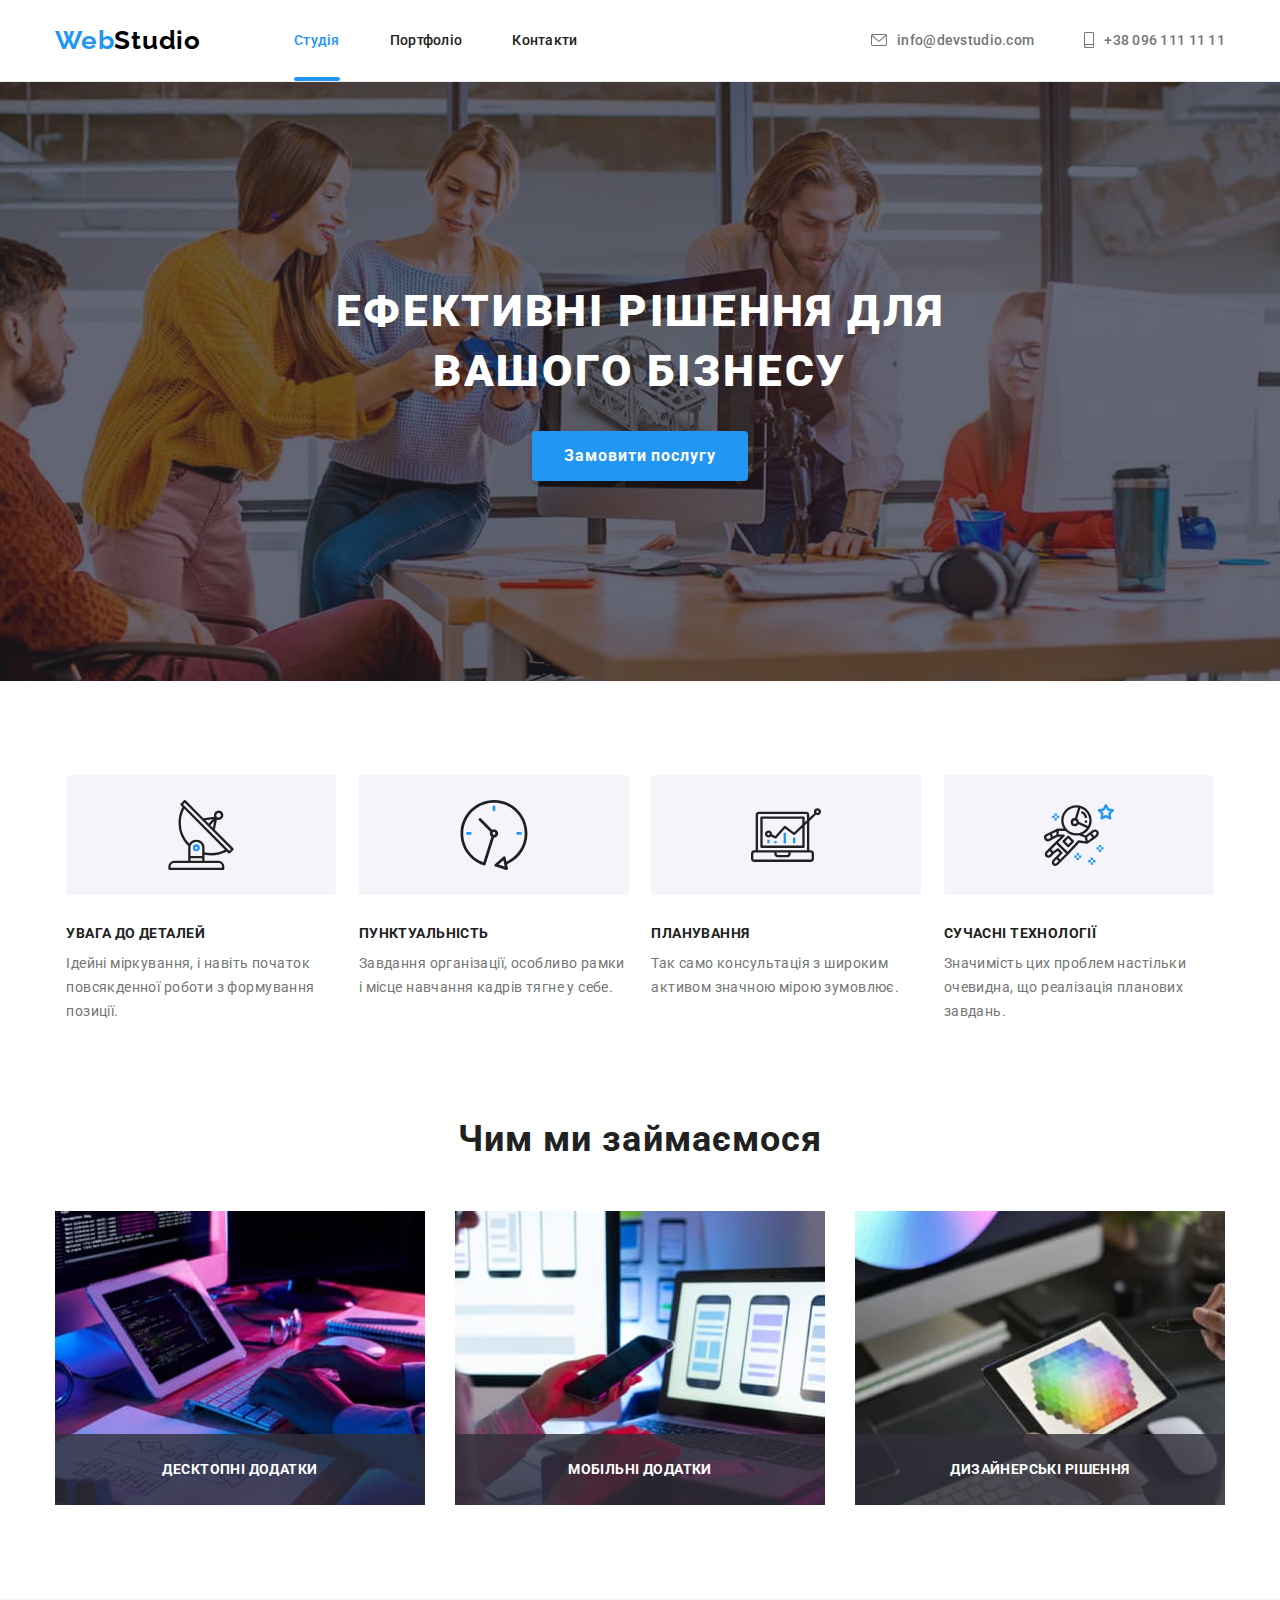
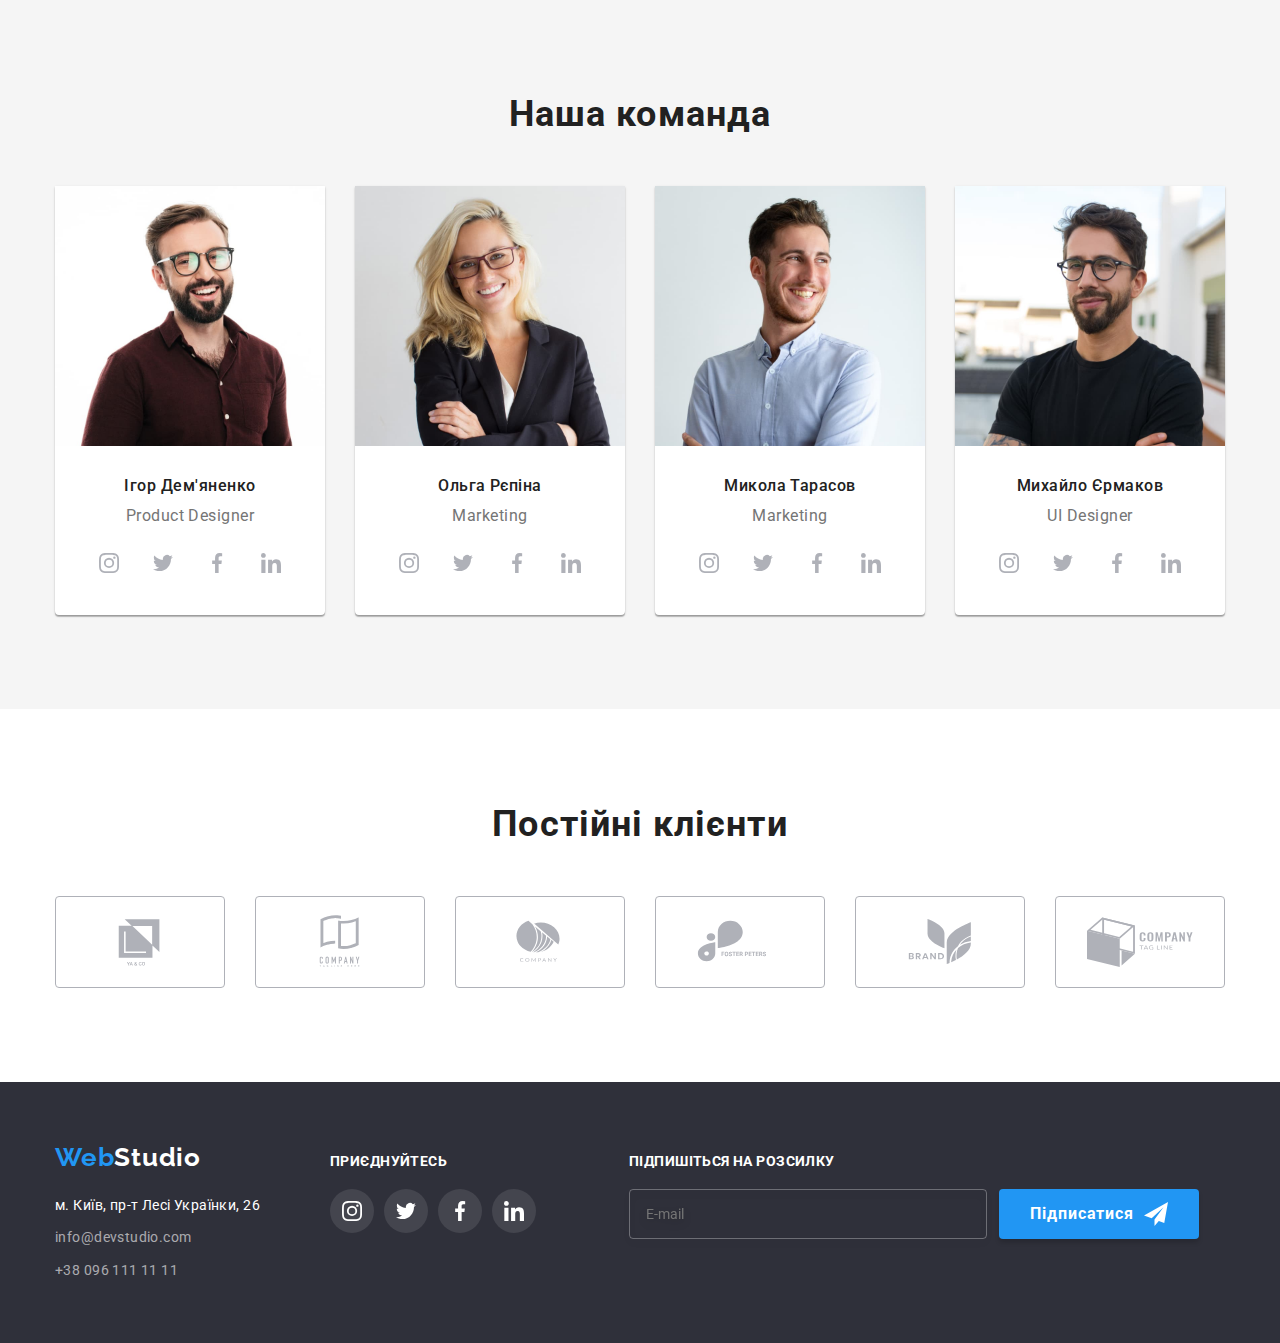
<file: index.html>
<!DOCTYPE html>
<html lang="uk">
  <head>
    <meta charset="UTF-8" />
    <meta http-equiv="X-UA-Compatible" content="IE=edge" />
    <meta name="viewport" content="width=device-width, initial-scale=1.0" />
    <title>Document</title>
    <link
      rel="stylesheet"
      href="https://cdnjs.cloudflare.com/ajax/libs/modern-normalize/1.0.0/modern-normalize.min.css"
    />
    <link rel="stylesheet" href="./css/styles.css" />
    <link rel="preconnect" href="https://fonts.googleapis.com" />
    <link rel="preconnect" href="https://fonts.gstatic.com" crossorigin />
    <link
      href="https://fonts.googleapis.com/css2?family=Raleway:wght@700&family=Roboto:wght@400;500;700;900&display=swap"
      rel="stylesheet"
    />
  </head>
  <body>
    <header class="header">
      <div class="container all-nav">
        <nav class="main-nav">
          <a href="" class="logo"
            >Web<span class="logo-part-header">Studio</span></a
          >
          <ul class="list nav-list">
            <li class="list-item">
              <a href="./index.html" class="nav-link current">Студія</a>
            </li>
            <li class="list-item">
              <a href="./portfolio.html" class="nav-link">Портфоліо</a>
            </li>
            <li class="list-item">
              <a href="/contact" class="nav-link">Контакти</a>
            </li>
          </ul>
        </nav>
        <ul class="list contact-list">
          <li class="list-item">
            <a href="mailto:info@devstudio.com" class="header-contact"
              ><svg class="header-contact-icon" width="16px" height="12px">
                <use href="./images/icon.svg#icon-mail"></use></svg
              >info@devstudio.com</a
            >
          </li>
          <li class="list-item">
            <a href="tel:+380961111111" class="header-contact"
              ><svg class="header-contact-icon" width="10px" height="16px">
                <use href="./images/icon.svg#icon-smartphone"></use>
              </svg>
              +38 096 111 11 11</a
            >
          </li>
        </ul>
      </div>
    </header>
    <main>
      <section class="hero">
        <div class="container">
          <h1 class="hero-title">Ефективні рішення для вашого бізнесу</h1>
          <button class="hero-button" type="button" data-modal-open>
            Замовити послугу
          </button>
        </div>
      </section>
      <section class="section">
        <div class="container benefit">
          <h2 class="benefits">Наші переваги</h2>
          <ul class="list">
            <li class="benefits-list">
              <div class="benefits-icon-container">
                <svg class="benefits-icon" width="70px" height="70px">
                  <use href="./images/icon.svg#icon-antenna"></use>
                </svg>
              </div>
              <h3 class="benefits-title">УВАГА ДО ДЕТАЛЕЙ</h3>
              <p class="benefits-text">
                Ідейні міркування, і навіть початок повсякденної роботи з
                формування позиції.
              </p>
            </li>
            <li class="benefits-list">
              <div class="benefits-icon-container">
                <svg class="benefits-icon" width="70px" height="70px">
                  <use href="./images/icon.svg#icon-clock"></use>
                </svg>
              </div>
              <h3 class="benefits-title">ПУНКТУАЛЬНІСТЬ</h3>
              <p class="benefits-text">
                Завдання організації, особливо рамки і місце навчання кадрів
                тягне у себе.
              </p>
            </li>
            <li class="benefits-list">
              <div class="benefits-icon-container">
                <svg class="benefits-icon">
                  <use href="./images/icon.svg#icon-comp"></use>
                </svg>
              </div>
              <h3 class="benefits-title">ПЛАНУВАННЯ</h3>
              <p class="benefits-text">
                Так само консультація з широким активом значною мірою зумовлює.
              </p>
            </li>
            <li class="benefits-list">
              <div class="benefits-icon-container">
                <svg class="benefits-icon" width="70px" height="70px">
                  <use href="./images/icon.svg#icon-astronaut"></use>
                </svg>
              </div>
              <h3 class="benefits-title">СУЧАСНІ ТЕХНОЛОГІЇ</h3>
              <p class="benefits-text">
                Значимість цих проблем настільки очевидна, що реалізація
                планових завдань.
              </p>
            </li>
          </ul>
        </div>
      </section>
      <section class="section whatwedo">
        <div class="container">
          <h2 class="whatwedo-title">Чим ми займаємося</h2>
          <ul class="list whatwedo-list">
            <li>
              <div class="img-text">
                <img
                  src="./images/img3.jpg"
                  width="370"
                  alt="Людина набирає текст на клавіатурі, дивлячись на планшет"
                />
                <p class="whatwedo-text">Десктопні додатки</p>
              </div>
            </li>
            <li>
              <div class="img-text">
                <img
                  src="./images/img2.jpg"
                  width="370"
                  alt="Прототипи мобільного додатку"
                />
                <p class="whatwedo-text">Мобільні додатки</p>
              </div>
            </li>
            <li>
              <div class="img-text">
                <img
                  src="./images/img1.jpg"
                  width="370"
                  alt="Кольорова палітра"
                />
                <p class="whatwedo-text">Дизайнерські рішення</p>
              </div>
            </li>
          </ul>
        </div>
      </section>
      <section class="section team">
        <div class="container ourteam">
          <h2 class="team-title">Наша команда</h2>
          <ul class="list team-list">
            <li class="team-card">
              <img
                src="./images/proddes.jpg"
                width="270"
                alt="Фото Ігора Дем'яненко"
              />
              <div class="team-member">
                <h3 class="team-name">Ігор Дем'яненко</h3>
                <p class="team-text">Product Designer</p>
                <ul class="list team-social-links">
                  <li>
                    <a href="" class="social-link-team"
                      ><svg class="social-icon">
                        <use href="./images/icon.svg#icon-insta"></use></svg
                    ></a>
                  </li>
                  <li>
                    <a href="" class="social-link-team"
                      ><svg class="social-icon">
                        <use href="./images/icon.svg#icon-twitter"></use></svg
                    ></a>
                  </li>
                  <li>
                    <a href="" class="social-link-team"
                      ><svg class="social-icon">
                        <use href="./images/icon.svg#icon-fb"></use></svg
                    ></a>
                  </li>
                  <li>
                    <a href="" class="social-link-team"
                      ><svg class="social-icon">
                        <use href="./images/icon.svg#icon-linkedin"></use></svg
                    ></a>
                  </li>
                </ul>
              </div>
            </li>
            <li class="team-card">
              <img
                src="./images/dev.jpg"
                width="270"
                alt="Фото Ольги Рєпіної"
              />
              <div class="team-member">
                <h3 class="team-name">Ольга Рєпіна</h3>
                <p class="team-text">Marketing</p>
                <ul class="list team-social-links">
                  <li>
                    <a href="" class="social-link-team"
                      ><svg class="social-icon">
                        <use href="./images/icon.svg#icon-insta"></use></svg
                    ></a>
                  </li>
                  <li>
                    <a href="" class="social-link-team"
                      ><svg class="social-icon">
                        <use href="./images/icon.svg#icon-twitter"></use></svg
                    ></a>
                  </li>
                  <li>
                    <a href="" class="social-link-team"
                      ><svg class="social-icon">
                        <use href="./images/icon.svg#icon-fb"></use></svg
                    ></a>
                  </li>
                  <li>
                    <a href="" class="social-link-team"
                      ><svg class="social-icon">
                        <use href="./images/icon.svg#icon-linkedin"></use></svg
                    ></a>
                  </li>
                </ul>
              </div>
            </li>
            <li class="team-card">
              <img
                src="./images/marketing.jpg"
                width="270"
                alt="Фото Миколи Тарасова"
              />
              <div class="team-member">
                <h3 class="team-name">Микола Тарасов</h3>
                <p class="team-text">Marketing</p>
                <ul class="list team-social-links">
                  <li>
                    <a href="" class="social-link-team"
                      ><svg class="social-icon">
                        <use href="./images/icon.svg#icon-insta"></use></svg
                    ></a>
                  </li>
                  <li>
                    <a href="" class="social-link-team"
                      ><svg class="social-icon">
                        <use href="./images/icon.svg#icon-twitter"></use></svg
                    ></a>
                  </li>
                  <li>
                    <a href="" class="social-link-team"
                      ><svg class="social-icon">
                        <use href="./images/icon.svg#icon-fb"></use></svg
                    ></a>
                  </li>
                  <li>
                    <a href="" class="social-link-team"
                      ><svg class="social-icon">
                        <use href="./images/icon.svg#icon-linkedin"></use></svg
                    ></a>
                  </li>
                </ul>
              </div>
            </li>
            <li class="team-card">
              <img
                src="./images/UX.jpg"
                width="270"
                alt="Фото Михайла Єрмакова"
              />
              <div class="team-member">
                <h3 class="team-name">Михайло Єрмаков</h3>
                <p class="team-text">UI Designer</p>
                <ul class="list team-social-links">
                  <li>
                    <a href="" class="social-link-team"
                      ><svg class="social-icon">
                        <use href="./images/icon.svg#icon-insta"></use></svg
                    ></a>
                  </li>
                  <li>
                    <a href="" class="social-link-team"
                      ><svg class="social-icon">
                        <use href="./images/icon.svg#icon-twitter"></use></svg
                    ></a>
                  </li>
                  <li>
                    <a href="" class="social-link-team"
                      ><svg class="social-icon">
                        <use href="./images/icon.svg#icon-fb"></use></svg
                    ></a>
                  </li>
                  <li>
                    <a href="" class="social-link-team"
                      ><svg class="social-icon">
                        <use href="./images/icon.svg#icon-linkedin"></use></svg
                    ></a>
                  </li>
                </ul>
              </div>
            </li>
          </ul>
        </div>
      </section>
      <section class="section">
        <div class="container clients">
          <h2 class="our-clients">Постійні клієнти</h2>
          <div>
            <ul class="list client-list">
              <li>
                <a href="" class="client-link"
                  ><svg class="client-icon">
                    <use href="./images/icon.svg#icon-logo1"></use></svg
                ></a>
              </li>
              <li>
                <a href="" class="client-link"
                  ><svg class="client-icon">
                    <use href="./images/icon.svg#icon-logo2"></use></svg
                ></a>
              </li>
              <li>
                <a href="" class="client-link"
                  ><svg class="client-icon">
                    <use href="./images/icon.svg#icon-logo3"></use></svg
                ></a>
              </li>
              <li>
                <a href="" class="client-link"
                  ><svg class="client-icon">
                    <use href="./images/icon.svg#icon-logo4"></use></svg
                ></a>
              </li>
              <li>
                <a href="" class="client-link"
                  ><svg class="client-icon">
                    <use href="./images/icon.svg#icon-logo5"></use></svg
                ></a>
              </li>
              <li>
                <a href="" class="client-link"
                  ><svg class="client-icon">
                    <use href="./images/icon.svg#icon-logo6"></use></svg
                ></a>
              </li>
            </ul>
          </div>
        </div>
      </section>
    </main>
    <footer class="footer">
      <div class="container footer-container">
        <div class="adress-footer">
          <a href="/studio" class="logo"
            >Web<span class="logo-part-footer">Studio</span></a
          >
          <address>
            <ul class="list-footer">
              <li class="list-footer-item">
                <a
                  href="https://goo.gl/maps/As9qBDeMbdzoeBJFA"
                  target="_blank"
                  rel="noreferrer noopener"
                  class="address"
                >
                  м. Київ, пр-т Лесі Українки, 26</a
                >
              </li>
              <li class="list-footer-item">
                <a href="mailto:info@devstudio.com" class="footer-contact"
                  >info@devstudio.com</a
                >
              </li>
              <li class="list-footer-item">
                <a href="tel:+380961111111" class="footer-contact"
                  >+38 096 111 11 11</a
                >
              </li>
            </ul>
          </address>
        </div>
        <div class="footer-social-block">
          <h4 class="footer-title">приєднуйтесь</h4>
          <ul class="list footer-social-links">
            <li>
              <a href="" class="social-link-footer"
                ><svg class="social-icon-footer">
                  <use href="./images/icon.svg#icon-insta"></use></svg
              ></a>
            </li>
            <li class="social-footer-list">
              <a href="" class="social-link-footer twitter"
                ><svg class="social-icon-footer twitter">
                  <use href="./images/icon.svg#icon-twitter"></use></svg
              ></a>
            </li>
            <li>
              <a href="" class="social-link-footer"
                ><svg class="social-icon-footer">
                  <use href="./images/icon.svg#icon-fb"></use></svg
              ></a>
            </li>
            <li>
              <a href="" class="social-link-footer"
                ><svg class="social-icon-footer">
                  <use href="./images/icon.svg#icon-linkedin"></use></svg
              ></a>
            </li>
          </ul>
        </div>
        <div class="footer-form">
          <h4 class="footer-title">Підпишіться на розсилку</h4>
          <form name="footer-subscribe" class="footer-subscribe">
            <label class="subscribe-label">
              <input type="email" placeholder="E-mail" class="email-input" />
              </label>
              <button type="submit" class="email-send">
                Підписатися
                <svg class="email-icon-send" width="24px" height="24px">
                  <use href="./images/icon.svg#icon-send"></use>
                </svg>
              </button>
          </form>
        </div>
      </div>
    </footer>
    <div class="backdrop is-hidden" data-modal>
      <div class="modal">
        <button data-modal-close class="modal-close">
          <svg class="modal-close-img">
            <use href="./images/icon.svg#icon-close"></use>
          </svg>
        </button>
        <form class="modal-form">
          <h3 class="modal-title">Залиште свої дані, ми вам передзвонимо</h3>
          <div class="input-div">
            <label for="name" class="modal-text">Ім'я</label>
            <input type="text" name="name" id="name" class="input-modal" />
            <svg class="modal-input-icon" width="12px" height="12px">
              <use href="./images/icon.svg#icon-name-form"></use>
            </svg>
          </div>
          <div class="input-div">
            <label for="phone" class="modal-text">Телефон</label>
            <input type="tel" name="phone" id="phone" class="input-modal" />
            <svg class="modal-input-icon" width="13px" height="13px">
              <use href="./images/icon.svg#icon-phone-form"></use>
            </svg>
          </div>
          <div class="input-div">
            <label for="email" class="modal-text">Пошта</label>
            <input type="email" name="email" id="email" class="input-modal" />
            <svg class="modal-input-icon" width="15px" height="12px">
              <use href="./images/icon.svg#icon-email-form"></use>
            </svg>
          </div>

          <div class="input-div comment-div">
            <label for="comment" class="modal-text">Коментар</label>
            <textarea
              name="comment"
              id="comment"
              class="comment-input-modal"
              rows="5"
              placeholder="Введіть текст"
            ></textarea>
          </div>

          <div class="checkbox-div">
            <label for="licence" class="licence-label">
              <input
                type="checkbox"
                name="licence-agreement"
                id="licence"
                class="licence-imput"
              />
              <span class="checkbox-icon"></span>
              Погоджуюся з розсилкою та приймаю
              <a href="" class="licence-link">Умови договору</a></label
            >
          </div>
          <button type="submit" class="submit-modal">Відправити</button>
        </form>
      </div>
    </div>
    <script src="./js/modal.js"></script>
  </body>
</html>
</file>
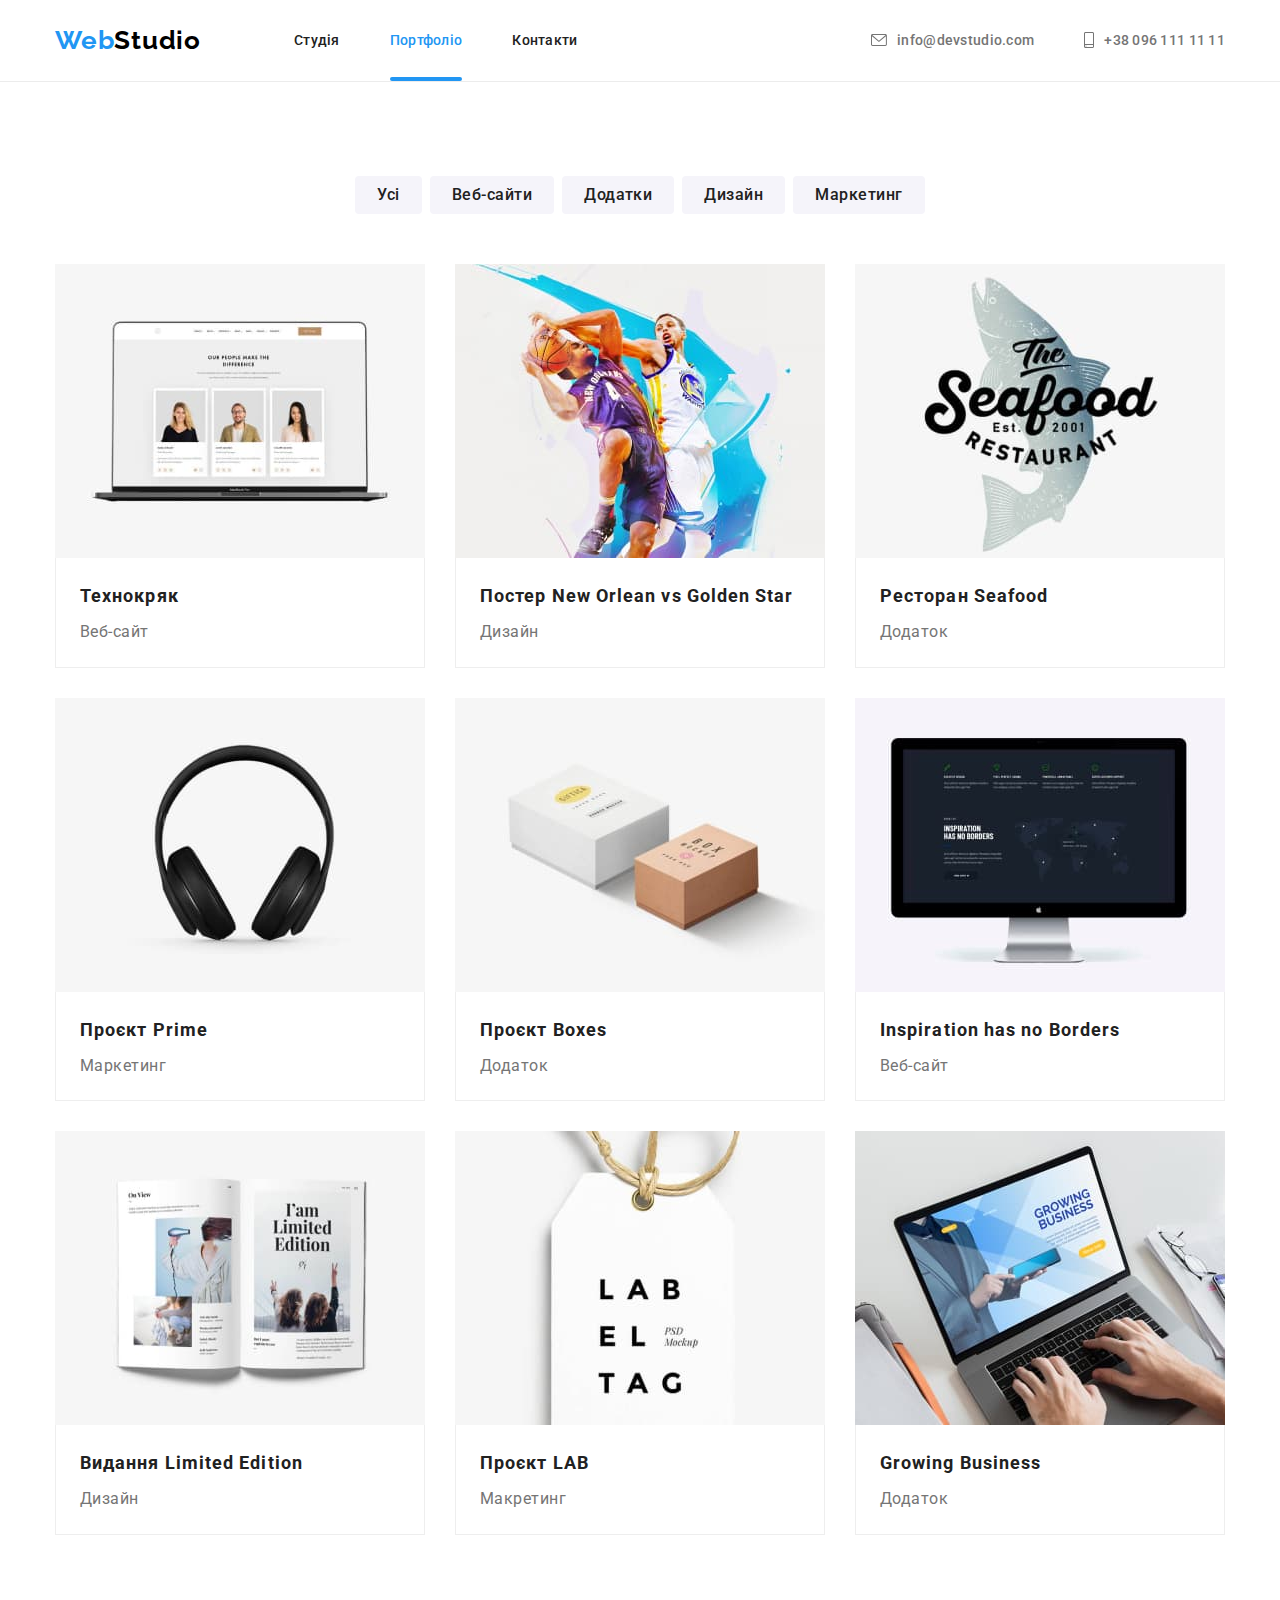
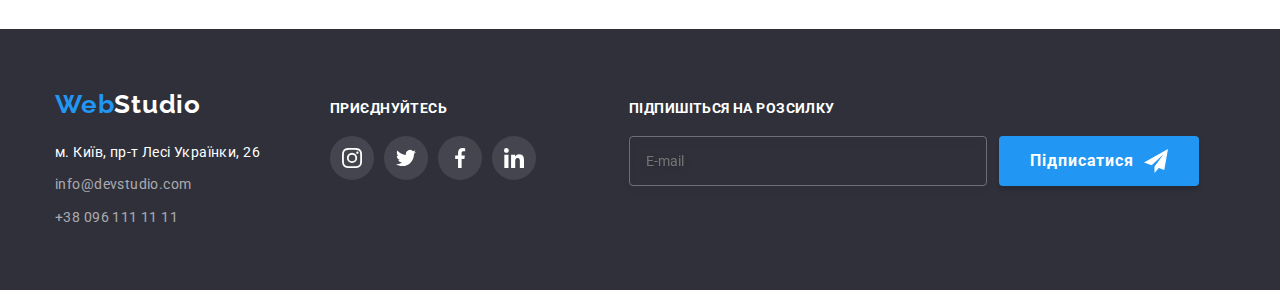
<file: portfolio.html>
<!DOCTYPE html>
<html lang="uk">
  <head>
    <meta charset="UTF-8" />
    <meta http-equiv="X-UA-Compatible" content="IE=edge" />
    <meta name="viewport" content="width=device-width, initial-scale=1.0" />
    <title>Document</title>
    <link
      rel="stylesheet"
      href="https://cdnjs.cloudflare.com/ajax/libs/modern-normalize/1.0.0/modern-normalize.min.css"
    />
    <link rel="stylesheet" href="./css/styles.css" />
    <link rel="preconnect" href="https://fonts.googleapis.com" />
    <link rel="preconnect" href="https://fonts.gstatic.com" crossorigin />
    <link
      href="https://fonts.googleapis.com/css2?family=Raleway:wght@700&family=Roboto:wght@400;500;700;900&display=swap"
      rel="stylesheet"
    />
  </head>

  <body>
    <header class="header">
      <div class="container all-nav">
        <nav class="main-nav">
          <a href="" class="logo"
            >Web<span class="logo-part-header">Studio</span></a
          >
          <ul class="list nav-list">
            <li class="list-item">
              <a href="./index.html" class="nav-link">Студія</a>
            </li>
            <li class="list-item">
              <a href="./portfolio.html" class="nav-link current">Портфоліо</a>
            </li>
            <li class="list-item">
              <a href="/contact" class="nav-link">Контакти</a>
            </li>
          </ul>
        </nav>
        <ul class="list contact-list">
          <li class="list-item">
            <a href="mailto:info@devstudio.com" class="header-contact"
              ><svg class="header-contact-icon" width="16px" height="12px">
                <use href="./images/icon.svg#icon-mail"></use></svg
              >info@devstudio.com</a
            >
          </li>
          <li class="list-item">
            <a href="tel:+380961111111" class="header-contact"
              ><svg class="header-contact-icon" width="10px" height="16px">
                <use href="./images/icon.svg#icon-smartphone"></use>
              </svg>
              +38 096 111 11 11</a
            >
          </li>
        </ul>
      </div>
    </header>
    <main>
      <section class="section">
        <div class="container project">
          <h1 class="filter">Проекти</h1>
          <ul class="list filter-list">
            <li class="buttons">
              <button type="button" class="button-filter button-filter-current">
                Усі
              </button>
            </li>
            <li class="buttons">
              <button type="button" class="button-filter">Веб-сайти</button>
            </li>
            <li class="buttons">
              <button type="button" class="button-filter">Додатки</button>
            </li>
            <li class="buttons">
              <button type="button" class="button-filter">Дизайн</button>
            </li>
            <li>
              <button type="button" class="button-filter">Маркетинг</button>
            </li>
          </ul>
          <ul class="list project">
            <li class="project-item">
              <a href="" class="project-link">
                <div class="project-img">
                  <img
                    src="./images/tehnohryak.jpg"
                    width="370"
                    alt="Скріншот сторінки сайту з командою на ноутбуці"
                  />
                  <p class="project-overlay-text">
                    Ресурс пропонує комплексні пропозиції з різним рівнем
                    функціоналу та сервісів. Все це дозволить відвідувачу
                    отримати вичерпні відомості про компанію чи приватну особу.
                  </p>
                </div>
                <div class="project-title">
                  <h2 class="project-name">Технокряк</h2>
                  <p class="project-text">Веб-сайт</p>
                </div>
              </a>
            </li>
            <li class="project-item">
              <a href="" class="project-link">
                <div class="project-img">
                  <img
                    src="./images/poster.jpg"
                    width="370"
                    alt="Два баскетболітси кидають м'яч"
                  />
                  <p class="project-overlay-text">
                    Ресурс пропонує комплексні пропозиції з різним рівнем
                    функціоналу та сервісів. Все це дозволить відвідувачу
                    отримати вичерпні відомості про компанію чи приватну особу.
                  </p>
                </div>
                <div class="project-title">
                  <h2 class="project-name">Постер New Orlean vs Golden Star</h2>
                  <p class="project-text">Дизайн</p>
                </div>
              </a>
            </li>
            <li class="project-item">
              <a href="" class="project-link">
                <div class="project-img">
                  <img
                    src="./images/seafood.jpg"
                    width="370"
                    alt="Логотип ресторану, на якому зображена акула"
                  />
                  <p class="project-overlay-text">
                    Ресурс пропонує комплексні пропозиції з різним рівнем
                    функціоналу та сервісів. Все це дозволить відвідувачу
                    отримати вичерпні відомості про компанію чи приватну особу.
                  </p>
                </div>
                <div class="project-title">
                  <h2 class="project-name">Ресторан Seafood</h2>
                  <p class="project-text">Додаток</p>
                </div>
              </a>
            </li>
            <li class="project-item">
              <a href="" class="project-link">
                <div class="project-img">
                  <img
                    src="./images/prime.jpg"
                    width="370"
                    alt="Фото навушників-накладок"
                  />
                  <p class="project-overlay-text">
                    Ресурс пропонує комплексні пропозиції з різним рівнем
                    функціоналу та сервісів. Все це дозволить відвідувачу
                    отримати вичерпні відомості про компанію чи приватну особу.
                  </p>
                </div>
                <div class="project-title">
                  <h2 class="project-name">Проєкт Prime</h2>
                  <p class="project-text">Маркетинг</p>
                </div>
              </a>
            </li>
            <li class="project-item">
              <a href="" class="project-link">
                <div class="project-img">
                  <img
                    src="./images/boxes.jpg"
                    width="370"
                    alt="Коробки для пакування"
                  />
                  <p class="project-overlay-text">
                    Ресурс пропонує комплексні пропозиції з різним рівнем
                    функціоналу та сервісів. Все це дозволить відвідувачу
                    отримати вичерпні відомості про компанію чи приватну особу.
                  </p>
                </div>
                <div class="project-title">
                  <h2 class="project-name">Проєкт Boxes</h2>
                  <p class="project-text">Додаток</p>
                </div>
              </a>
            </li>
            <li class="project-item">
              <a href="" class="project-link">
                <div class="project-img">
                  <img
                    src="./images/noborders.jpg"
                    width="370"
                    alt="Скріншот сайту на ноутбуці"
                  />
                  <p class="project-overlay-text">
                    Ресурс пропонує комплексні пропозиції з різним рівнем
                    функціоналу та сервісів. Все це дозволить відвідувачу
                    отримати вичерпні відомості про компанію чи приватну особу.
                  </p>
                </div>
                <div class="project-title">
                  <h2 class="project-name">Inspiration has no Borders</h2>
                  <p class="project-text">Веб-сайт</p>
                </div>
              </a>
            </li>
            <li class="project-item">
              <a href="" class="project-link">
                <div class="project-img">
                  <img
                    src="./images/limitededition.jpg"
                    width="370"
                    alt="Розгорнутий журнал"
                  />
                  <p class="project-overlay-text">
                    Ресурс пропонує комплексні пропозиції з різним рівнем
                    функціоналу та сервісів. Все це дозволить відвідувачу
                    отримати вичерпні відомості про компанію чи приватну особу.
                  </p>
                </div>
                <div class="project-title">
                  <h2 class="project-name">Видання Limited Edition</h2>
                  <p class="project-text">Дизайн</p>
                </div>
              </a>
            </li>
            <li class="project-item">
              <a href="" class="project-link">
                <div class="project-img">
                  <img
                    src="./images/lab.jpg"
                    width="370"
                    alt="Велика етикетка з написом"
                  />
                  <p class="project-overlay-text">
                    Ресурс пропонує комплексні пропозиції з різним рівнем
                    функціоналу та сервісів. Все це дозволить відвідувачу
                    отримати вичерпні відомості про компанію чи приватну особу.
                  </p>
                </div>
                <div class="project-title">
                  <h2 class="project-name">Проєкт LAB</h2>
                  <p class="project-text">Макретинг</p>
                </div>
              </a>
            </li>
            <li class="project-item">
              <a href="" class="project-link">
                <div class="project-img">
                  <img
                    src="./images/growingbusiness.jpg"
                    width="370"
                    alt="Людина набирає текст на ноутбуці"
                  />
                  <p class="project-overlay-text">
                    Ресурс пропонує комплексні пропозиції з різним рівнем
                    функціоналу та сервісів. Все це дозволить відвідувачу
                    отримати вичерпні відомості про компанію чи приватну особу.
                  </p>
                </div>
                <div class="project-title">
                  <h2 class="project-name">Growing Business</h2>
                  <p class="project-text">Додаток</p>
                </div>
              </a>
            </li>
          </ul>
        </div>
      </section>
    </main>
    <footer class="footer">
      <div class="container footer-container">
        <div class="adress-footer">
          <a href="/studio" class="logo"
            >Web<span class="logo-part-footer">Studio</span></a
          >
          <address>
            <ul class="list-footer">
              <li class="list-footer-item">
                <a
                  href="https://goo.gl/maps/As9qBDeMbdzoeBJFA"
                  target="_blank"
                  rel="noreferrer noopener"
                  class="address"
                >
                  м. Київ, пр-т Лесі Українки, 26</a
                >
              </li>
              <li class="list-footer-item">
                <a href="mailto:info@devstudio.com" class="footer-contact"
                  >info@devstudio.com</a
                >
              </li>
              <li class="list-footer-item">
                <a href="tel:+380961111111" class="footer-contact"
                  >+38 096 111 11 11</a
                >
              </li>
            </ul>
          </address>
        </div>
        <div class="footer-social-block">
          <h4 class="footer-title">приєднуйтесь</h4>
          <ul class="list footer-social-links">
            <li>
              <a href="" class="social-link-footer"
                ><svg class="social-icon-footer">
                  <use href="./images/icon.svg#icon-insta"></use></svg
              ></a>
            </li>
            <li class="social-footer-list">
              <a href="" class="social-link-footer twitter"
                ><svg class="social-icon-footer twitter">
                  <use href="./images/icon.svg#icon-twitter"></use></svg
              ></a>
            </li>
            <li>
              <a href="" class="social-link-footer"
                ><svg class="social-icon-footer">
                  <use href="./images/icon.svg#icon-fb"></use></svg
              ></a>
            </li>
            <li>
              <a href="" class="social-link-footer"
                ><svg class="social-icon-footer">
                  <use href="./images/icon.svg#icon-linkedin"></use></svg
              ></a>
            </li>
          </ul>
        </div>
        <div class="footer-form">
          <h4 class="footer-title">Підпишіться на розсилку</h4>
          <form name="footer-subscribe" class="footer-subscribe">
            <label class="subscribe-label">
              <input type="email" placeholder="E-mail" class="email-input" />
            </label>
            <button type="submit" class="email-send">
              Підписатися
              <svg class="email-icon-send" width="24px" height="24px">
                <use href="./images/icon.svg#icon-send"></use>
              </svg>
            </button>
          </form>
        </div>
      </div>
    </footer>
  </body>
</html>
</file>
<file: css/styles.css>
:root {
  --primary-text-color: #212121;
  --accent-color: #2196f3;
  --white-color: #ffffff;
  --grey-accent: #757575;
  --black: #000000;
  --hero-background: #2f303a;
  --grey-background: #f5f5f5;
  --filter-color: #f5f4fa;
  --footer-contact-text: rgba(255, 255, 255, 0.6);
  --box-shadow-one: rgba(0, 0, 0, 0.1);
  --box-shadow-two: rgba(0, 0, 0, 0.08);
  --box-shadow-three: rgba(0, 0, 0, 0.12);
  --social-links: #afb1b8;
  --background-social-footer: rgba(255, 255, 255, 0.1);
  --overlay-background: rgba(33, 150, 243, 0.9);
  --backdrop-background: rgba(0, 0, 0, 0.2);
}
body {
  background: var(--white-color);
  font-family: "Roboto", "Arial", sans-serif;
  font-size: 14px;
  letter-spacing: 0.03em;
  color: var(--primary-text-color);
}
img {
  display: block;
  max-width: 100%;
  height: auto;
}
h1,
h2,
h3,
h4,
h5,
h6 {
  margin: 0;
}
.container {
  width: 1200px;
  padding-left: 15px;
  padding-right: 15px;
  margin-left: auto;
  margin-right: auto;
}
.header {
  border-bottom: 1px solid #ececec;
}
.main-nav {
  display: flex;
  align-items: center;
}
.all-nav,
.nav-list,
.filter-list {
  display: flex;
}
.list {
  padding: 0;
  margin: 0;
  list-style: none;
}
.list-item:not(:last-child) {
  margin-right: 50px;
}
.list-item {
  position: relative;
}
.contact-list {
  display: flex;
  margin-left: auto;
}

.logo {
  font-family: "Raleway";
  font-weight: 700;
  font-size: 26px;
  line-height: 1.2;
  /* identical to box height */
  letter-spacing: 0.03em;
  color: var(--accent-color);
  text-decoration: none;
}
.main-nav > .logo {
  margin-right: 93px;
}
.logo-part-footer {
  color: var(--white-color);
}
.logo-part-header {
  color: var(--black);
}
.nav-link {
  display: block;
  padding-top: 32px;
  padding-bottom: 32px;

  font-weight: 500;
  line-height: 1.2;
  letter-spacing: 0.02em;
  text-decoration: none;

  color: var(--primary-text-color);

  /*transmition*/
  transition-property: color;
  transition-duration: 250ms;
  transition-timing-function: cubic-bezier(0.4, 0, 0.2, 1);
}
.current {
  color: var(--accent-color);
  display: inline-block;
}
.current::after {
  content: "";
  background: #2196f3;
  border-radius: 2px;
  height: 4px;
  width: 100%;
  position: absolute;
  left: 0;
  bottom: 0;
}

.nav-link:focus,
.nav-link:hover,
.header-contact:focus,
.header-contact:hover {
  color: var(--accent-color);
  fill: var(--accent-color);
}
.contact {
  margin-left: auto;
}
.header-contact {
  display: flex;
  margin-left: auto;
  padding-top: 32px;
  padding-bottom: 32px;
  font-weight: 500;
  line-height: 1.2;
  letter-spacing: 0.02em;
  align-items: center;
  justify-content: center;

  color: var(--grey-accent);
  text-decoration: none;
  /*transmition*/
  transition-property: color;
  transition-duration: 250ms;
  transition-timing-function: cubic-bezier(0.4, 0, 0.2, 1);
}
.header-contact-icon {
  margin-right: 10px;
  fill: currentColor;
}

.hero,
.footer {
  background: var(--hero-background);
}
.hero {
  max-width: 1600px;
  text-align: center;
  padding: 200px 0;
  background-image: linear-gradient(
      to right,
      rgba(47, 48, 58, 0.4),
      rgba(47, 48, 58, 0.4)
    ),
    url("../images/overlay.jpg");
  background-repeat: no-repeat;
  background-position: center;
  background-size: cover;
  margin-left: auto;
  margin-right: auto;
}
.hero-title {
  width: 696px;
  margin-bottom: 30px;
  margin-left: auto;
  margin-right: auto;
  font-weight: 900;
  font-size: 44px;
  line-height: 1.36;
  /* or 136% */

  letter-spacing: 0.06em;
  text-transform: uppercase;

  color: var(--white-color);
}
.section {
  padding-top: 94px;
  padding-bottom: 94px;
}
.section.whatwedo {
  padding-top: 0;
}
.hero-button {
  font-weight: 700;
  font-size: 16px;
  line-height: 1.875;
  /* identical to box height, or 188% */

  text-align: center;
  letter-spacing: 0.06em;

  color: var(--white-color);
  background: var(--accent-color);
  cursor: pointer;
  box-shadow: 0px 4px 4px rgba(0, 0, 0, 0.15);
  border-radius: 4px;
  padding: 10px 32px;
  min-width: 216px;
  border: 1px transparent;
}

.benefits,
.filter {
  display: none;
}

.benefits-title {
  font-size: 14px;
  margin-bottom: 10px;
  font-weight: 700;
  line-height: 1.2;
  text-transform: uppercase;
  color: var(--primary-text-color);
}

.benefits-text {
  margin-top: 0;
  margin-bottom: 0;
  font-size: 14px;
  line-height: 1.71;

  /* or 171% */

  letter-spacing: 0.03em;
  color: var(--grey-accent);
}

.whatwedo-title,
.team-title,
.our-clients {
  margin-bottom: 50px;
  font-weight: 700;
  font-size: 36px;
  line-height: 1.2;
  text-align: center;
  letter-spacing: 0.03em;

  color: var(--primary-text-color);
}
.whatwedo-list {
  display: flex;
  gap: 30px;
}
.img-text {
  position: relative;
}
.whatwedo-text {
  position: absolute;
  display: flex;
  padding-top: 27px;
  padding-bottom: 27px;
  bottom: 0;
  margin: 0;
  background: rgba(47, 48, 58, 0.8);
  font-weight: 700;
  line-height: 1.2;
  justify-content: center;
  text-transform: uppercase;
  color: var(--white-color);
  width: 100%;
}
.benefit > .list {
  display: flex;
  justify-content: space-around;
}

.benefit > .list li {
  width: 270px;
}
.benefits-icon-container {
  display: flex;
  content: "";
  height: 120px;
  background: var(--filter-color);
  border-radius: 4px;
  margin-bottom: 30px;
  justify-content: center;
  align-items: center;
}
.benefits-icon {
  height: 70px;
  width: 70px;
}

.team-list {
  display: flex;
  gap: 30px;
}
.team {
  background: var(--grey-background);
}
.team-card {
  background: var(--white-color);
  box-shadow: 0px 1px 3px rgba(0, 0, 0, 0.12), 0px 1px 1px rgba(0, 0, 0, 0.14),
    0px 2px 1px rgba(0, 0, 0, 0.2);
  border-radius: 0px 0px 4px 4px;
}
.team-member {
  margin-top: 30px;
  margin-bottom: 30px;
}
.team-name {
  margin-bottom: 10px;
  font-weight: 500;
  font-size: 16px;
  line-height: 1.2;
  /* identical to box height */

  text-align: center;
  letter-spacing: 0.03em;

  color: var(--primary-text-color);
}
.team-text {
  margin: 0;
  font-size: 16px;
  line-height: 1.2;
  /* identical to box height */

  text-align: center;
  letter-spacing: 0.03em;

  color: var(--grey-accent);
}
.team-social-links {
  display: flex;
  justify-content: center;
  margin-top: 16px;
  gap: 10px;
}
.social-link-team {
  display: flex;
  color: var(--social-links);
  background-color: var(--white-color);
  border-radius: 50%;
  align-items: center;
  justify-content: center;
  width: 44px;
  height: 44px;
  /*transmition*/
  transition-property: color, background-color;
  transition-duration: 250ms;
  transition-timing-function: cubic-bezier(0.4, 0, 0.2, 1);
}
.social-icon {
  fill: currentColor;
  width: 20px;
  height: 20px;
}
.social-link-team:hover,
.social-link-team:focus {
  color: var(--white-color);
  fill: currentColor;
  background-color: var(--accent-color);
}
.client-list {
  display: flex;
  gap: 30px;
}
.client-link {
  display: flex;
  color: var(--social-links);
  border: 1px solid var(--social-links);
  border-radius: 4px;
  align-items: center;
  justify-content: center;
  width: 170px;
  height: 92px;

  /*transmition*/
  transition-property: border-color, color;
  transition-duration: 250ms;
  transition-timing-function: cubic-bezier(0.4, 0, 0.2, 1);
}
.client-link:hover,
.client-link:focus {
  border-color: var(--accent-color);
  color: var(--accent-color);
  fill: currentColor;
}
.client-icon {
  width: 106px;
  height: 60px;
  fill: currentColor;
}
.footer-contact {
  font-style: normal;
  line-height: 1.71;
  text-decoration: none;
  /* or 171% */

  letter-spacing: 0.03em;

  color: var(--footer-contact-text);
  transition-property: color;
  transition-duration: 250ms;
  transition-timing-function: cubic-bezier(0.4, 0, 0.2, 1);
}
.address {
  font-style: normal;
  line-height: 24px;
  /* or 171% */

  color: var(--white-color);
  text-decoration: none;
}

.button-filter {
  font-family: "Roboto";
  background: var(--filter-color);
  border-radius: 4px;
  border: var(--filter-color);
  font-weight: 500;
  font-size: 16px;
  line-height: 1.62;
  /* identical to box height, or 162% */
  text-align: center;
  letter-spacing: 0.03em;
  color: var(--primary-text-color);
  padding: 6px 22px;
  cursor: pointer;

  /*trensmition*/
  transition-property: background, box-shadow, color;
  transition-duration: 250ms;
  transition-timing-function: cubic-bezier(0.4, 0, 0.2, 1);
}
.button-filter:focus,
.button-filter:hover {
  background: var(--accent-color);
  /* shadow-middle */

  box-shadow: 0px 3px 1px var(--box-shadow-one),
    0px 1px 2px var(--box-shadow-two), 0px 2px 2px var(--box-shadow-three);

  color: var(--white-color);
}
.filter-list {
  justify-content: center;
  margin-bottom: 50px;
}
.filter-list > .buttons:not(:last-child) {
  margin-right: 8px;
}
.list.project {
  display: flex;
  flex-wrap: wrap;
}
.project-title {
  padding: 20px 24px;
  background: #ffffff;
  border-right: 1px solid #eeeeee;
  border-bottom: 1px solid #eeeeee;
  border-left: 1px solid #eeeeee;
}
.project-item {
  width: 370px;
  margin-right: 30px;
  margin-bottom: 30px;
  position: relative;
}
.project-link {
  display: block;
  text-decoration: none;
  position: relative;

  transition-property: box-shadow;
  transition-duration: 250ms;
  transition-timing-function: cubic-bezier(0.4, 0, 0.2, 1);
}
.project-link:hover,
.project-link:focus {
  box-shadow: 0px 1px 1px rgba(0, 0, 0, 0.12), 0px 4px 4px rgba(0, 0, 0, 0.06),
    1px 4px 6px rgba(0, 0, 0, 0.16);
}
.project-img {
  position: relative;
  overflow: hidden;
}
.project-overlay-text {
  position: absolute;
  display: flex;
  top: 0%;
  left: 0%;
  width: 100%;
  height: 100%;
  margin: 0;
  padding-left: 24px;
  padding-right: 24px;
  justify-content: center;
  align-items: center;
  background-color: var(--overlay-background);
  color: var(--white-color);
  font-weight: 400;
  font-size: 18px;
  line-height: 1.555;

  transform: translateY(100%);
  transition-property: transform;
  transition-duration: 1000ms;
  transition-timing-function: cubic-bezier(0.4, 0, 0.2, 1);
}
.project-link:hover .project-overlay-text,
.project-link:focus .project-overlay-text {
  transform: translateY(0%);
}

.project-item:nth-child(3n) {
  margin-right: 0;
}
.project-item:nth-last-child(-n + 3) {
  margin-bottom: 0;
}
.project-name {
  margin-bottom: 4px;
  margin-top: 0;
  font-weight: 700;
  font-size: 18px;
  line-height: 2;
  /* identical to box height, or 200% */

  letter-spacing: 0.06em;

  color: var(--primary-text-color);
}
.project-text {
  margin-top: 0;
  margin-bottom: 0;
  font-size: 16px;
  line-height: 1.8;
  /* identical to box height, or 188% */

  letter-spacing: 0.03em;

  color: var(--grey-accent);
}
.list-footer {
  list-style: none;
  margin: 0;
  padding: 0;
}
.list-footer-item:not(:last-child) {
  margin-bottom: 9px;
}
.footer {
  padding-top: 60px;
  padding-bottom: 60px;
}
.footer-container {
  display: flex;
  align-items: baseline;
}
.adress-footer > .logo {
  display: block;
  margin-bottom: 20px;
}
.adress-footer {
  margin-right: 70px;
}
.footer-title {
  margin: 0;
  display: flex;
  font-weight: 700;
  line-height: 16px;
  letter-spacing: 0.03em;
  text-transform: uppercase;
  color: var(--white-color);
  text-align: center;
}
.footer {
  display: flex;
}
.footer-social-block {
  display: block;
  width: 206px;
}
.footer-social-links {
  display: flex;
  gap: 10px;
}
.social-link-footer {
  display: flex;
  color: var(--white-color);
  background-color: var(--background-social-footer);
  border-radius: 50%;
  align-items: center;
  justify-content: center;
  width: 44px;
  height: 44px;
  margin-top: 20px;

  transition-property: background-color;
  transition-duration: 250ms;
  transition-timing-function: cubic-bezier(0.4, 0, 0.2, 1);
}
.social-icon-footer {
  fill: currentColor;
  width: 20px;
  height: 20px;
}
.social-link-footer:focus,
.social-link-footer:hover {
  background-color: var(--accent-color);
}
.footer-contact:hover,
.footer-contact:focus {
  color: var(--accent-color);
}
/*модальное окно*/

.backdrop {
  position: fixed;
  top: 0;
  left: 0;
  width: 100%;
  height: 100%;
  background-color: var(--backdrop-background);
}
.backdrop.is-hidden {
  opacity: 0;
  pointer-events: none;
  visibility: hidden;
}
.modal {
  position: absolute;
  left: 50%;
  top: 50%;
  transform: translate(-50%, -50%);
  width: 528px;
  height: 581px;
  background: var(--white-color);
  box-shadow: 0px 1px 3px rgba(0, 0, 0, 0.12), 0px 1px 1px rgba(0, 0, 0, 0.14),
    0px 2px 1px rgba(0, 0, 0, 0.2);
  border-radius: 4px;
}
.modal-close {
  display: flex;
  position: absolute;
  right: 8px;
  top: 8px;
  justify-content: center;
  align-items: center;
  width: 30px;
  height: 30px;
  background-color: var(--white-color);
  color: var(--black);
  border: 1px solid rgba(0, 0, 0, 0.1);
  border-radius: 50%;
  /*transition*/
  transition-property: color;
  transition-duration: 250ms;
  transition-timing-function: cubic-bezier(0.4, 0, 0.2, 1);
}
.modal-close:hover,
.modal-close:focus {
  color: var(--accent-color);
}

.modal-close-img {
  height: 11px;
  width: 11px;
  fill: currentColor;
}
.modal-title {
  display: block;
  width: 100%;
  font-weight: 700;
  font-size: 20px;
  line-height: 1.15;
  text-align: center;
  letter-spacing: 0.03em;

  color: var(--primary-text-color);
}
.modal-form {
  display: flex;
  justify-content: center;
  flex-wrap: wrap;
  padding: 40px;
  width: 100%;
}

.modal-title {
  display: inline-block;
  margin: 0;
  margin-bottom: 12px;
  font-weight: 700;
  font-size: 20px;
  line-height: 1.15;
  text-align: center;
  letter-spacing: 0.03em;

  color: var(--primary-text-color);
}
.modal-label {
  display: contents;
  position: relative;
  margin: 0;
  margin-bottom: 10px;
  outline: #000000;
}
.modal-text {
  display: block;
  position: relative;
  margin: 0;
  margin-right: auto;
  margin-bottom: 4px;
  font-weight: 400;
  font-size: 12px;
  line-height: 1.166;
  /* identical to box height */
  letter-spacing: 0.01em;
  color: var(--grey-accent);
}
.input-div {
  position: relative;
  width: 100%;
  margin-bottom: 10px;
  padding: 0;
}
.comment-div {
  margin-bottom: 20px;
}
.checkbox-div {
  margin-bottom: 30px;
  justify-content: flex-start;
}

.input-modal {
  display: block;
  position: relative;
  padding: 0;
  width: 448px;
  height: 40px;
  border: 1px solid rgba(33, 33, 33, 0.2);
  border-radius: 4px;
  padding-left: 42px;
  outline: none;

  /*transition*/
  transition-property: border;
  transition-duration: 250ms;
  transition-timing-function: cubic-bezier(0.4, 0, 0.2, 1);
}
.input-modal:hover,
.input-modal:focus {
  border: 1px solid var(--accent-color);
}

.modal-input-icon {
  position: absolute;
  bottom: 14px;
  left: 13.5px;
  fill: currentColor;

  /*transition*/
  transition-property: fill;
  transition-duration: 250ms;
  transition-timing-function: cubic-bezier(0.4, 0, 0.2, 1);
}
.input-modal:hover + .modal-input-icon,
.input-modal:focus + .modal-input-icon {
  fill: var(--accent-color);
}
 {
  fill: var(--accent-color);
}

.comment-input-modal {
  width: 100%;
  height: 120px;
  padding: 12px 16px;
  resize: none;
  border: 1px solid rgba(33, 33, 33, 0.2);
  border-radius: 4px;
  outline: none;

  /*transition*/
  transition-property: border;
  transition-duration: 250ms;
  transition-timing-function: cubic-bezier(0.4, 0, 0.2, 1);
}
.comment-input-modal:hover,
.comment-input-modal:focus {
  border: 1px solid var(--accent-color);
}

.submit-modal {
  display: flex;
  align-items: center;
  justify-content: center;
  width: 200px;
  height: 50px;
  background-color: var(--accent-color);
  border: var(--accent-color);
  box-shadow: 0px 4px 4px rgba(0, 0, 0, 0.15);
  border-radius: 4px;
  padding: 0;

  color: var(--white-color);
  font-weight: 700;
  font-size: 16px;
  line-height: 1.875;
  /* identical to box height, or 188% */
  letter-spacing: 0.06em;
  /*transition*/
  transition-property: background;
  transition-duration: 250ms;
  transition-timing-function: cubic-bezier(0.4, 0, 0.2, 1);
}
.submit-modal:hover,
.submit-modal:focus {
  background: #188ce8;
}

.checkbox-div {
  display: flex;
  justify-content: center;
  align-items: center;
  width: 100%;
}
.checkbox-icon {
  width: 16px;
  height: 15px;
  border: var(--primary-text-color) 2px solid;
  border-radius: 4px;
  margin-right: 8.5px;
  /*transition*/
  transition-property: background background-color border-color;
  transition-duration: 250ms;
  transition-timing-function: cubic-bezier(0.4, 0, 0.2, 1);
}
.licence-imput {
  -moz-appearance: none;
  -webkit-appearance: none;
  appearance: none;
  position: absolute;
}
.licence-imput:checked + .checkbox-icon {
  background-color: var(--accent-color);
  border-color: var(--accent-color);
  background-image: url("../images/icons/checked.svg");
  background-repeat: no-repeat;
  background-origin: content-box;
}
.licence-label {
  display: flex;
  align-items: center;
  font-weight: 400;
  font-size: 14px;
  line-height: 24px;
  /* identical to box height, or 171% */
  letter-spacing: 0.03em;

  color: var(--grey-accent);
}
.licence-link {
  display: flex;
  text-decoration-line: underline;
  color: var(--accent-color);
  margin-left: 3px;
}

/*форма подписки*/
.footer-form {
  display: block;
  width: 570px;
  margin-left: 93px;
}
.footer-subscribe {
  margin-top: 20px;
  width: 570px;
}
.footer-subscribe {
  display: flex;
}
.email-input {
  width: 358px;
  height: 50px;
  margin-right: 12px;
  border: 1px solid rgba(255, 255, 255, 0.3);
  filter: drop-shadow(0px 4px 4px rgba(0, 0, 0, 0.15));
  border-radius: 4px;
  background: transparent;
  padding-left: 16px;
  color: var(--white-color);
}
.email-send {
  display: flex;
  width: 200px;
  height: 50px;
  background-color: var(--accent-color);
  box-shadow: 0px 4px 4px rgba(0, 0, 0, 0.15);
  border-radius: 4px;
  border: var(--accent-color);
  color: var(--white-color);
  fill: currentColor;
  cursor: pointer;

  font-weight: 700;
  font-size: 16px;
  line-height: 1.875;
  /* identical to box height, or 188% */
  align-items: center;
  justify-content: center;
  letter-spacing: 0.06em;
  padding: 0;
}
.email-icon-send {
  margin-left: 10px;
}
</file>
